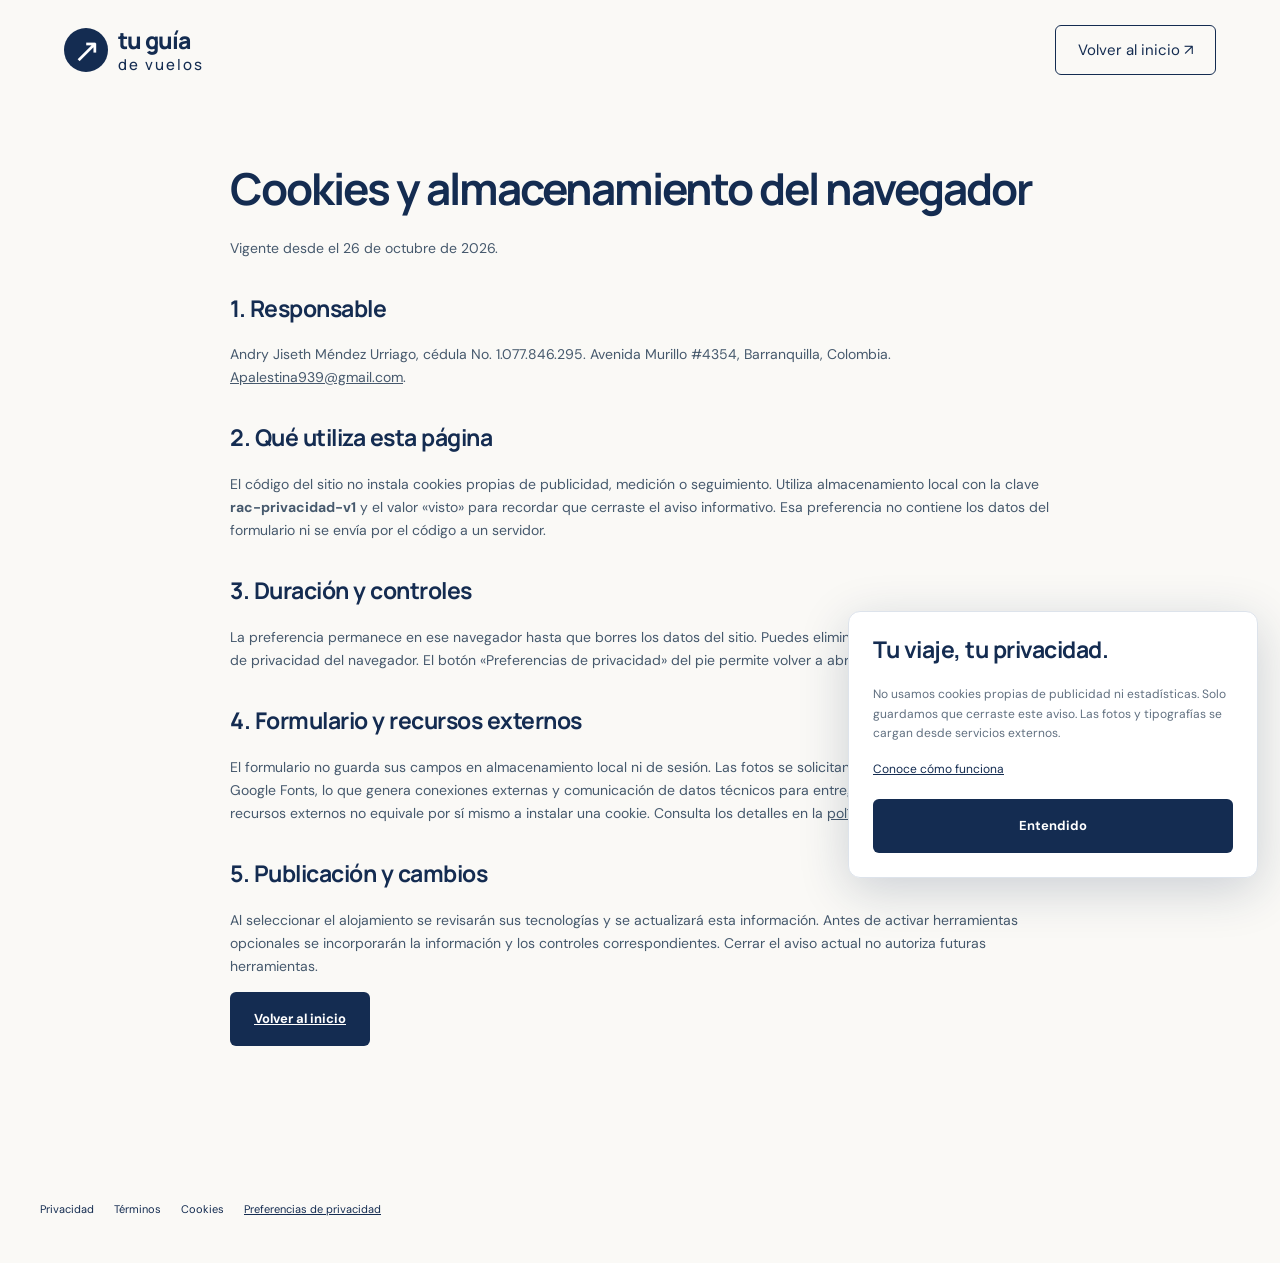
<file: cookies.html>
<!doctype html><html lang="es"><head><meta charset="utf-8"><meta name="viewport" content="width=device-width,initial-scale=1"><title>Información del sitio | Tu Guía de Vuelos</title><link rel="stylesheet" href="estilos.css"><script src="script.js" defer></script></head><body><header class="cabecera"><a class="marca" href="index.html"><b>↗</b><span>tu guía<small>de vuelos</small></span></a><a class="contorno" href="index.html">Volver al inicio ↗</a></header><main class="contenedor documento"><h1>Cookies y almacenamiento del navegador</h1><p>Vigente desde el 26 de octubre de 2026.</p>
<h2>1. Responsable</h2><p>Andry Jiseth Méndez Urriago, cédula No. 1.077.846.295. Avenida Murillo #4354, Barranquilla, Colombia. <a href="mailto:Apalestina939@gmail.com">Apalestina939@gmail.com</a>.</p>
<h2>2. Qué utiliza esta página</h2><p>El código del sitio no instala cookies propias de publicidad, medición o seguimiento. Utiliza almacenamiento local con la clave <strong>rac-privacidad-v1</strong> y el valor «visto» para recordar que cerraste el aviso informativo. Esa preferencia no contiene los datos del formulario ni se envía por el código a un servidor.</p>
<h2>3. Duración y controles</h2><p>La preferencia permanece en ese navegador hasta que borres los datos del sitio. Puedes eliminarlos desde la configuración de privacidad del navegador. El botón «Preferencias de privacidad» del pie permite volver a abrir el aviso.</p>
<h2>4. Formulario y recursos externos</h2><p>El formulario no guarda sus campos en almacenamiento local ni de sesión. Las fotos se solicitan a Unsplash y las fuentes a Google Fonts, lo que genera conexiones externas y comunicación de datos técnicos para entregar esos recursos. El uso de recursos externos no equivale por sí mismo a instalar una cookie. Consulta los detalles en la <a href="privacidad.html">política de privacidad</a>.</p>
<h2>5. Publicación y cambios</h2><p>Al seleccionar el alojamiento se revisarán sus tecnologías y se actualizará esta información. Antes de activar herramientas opcionales se incorporarán la información y los controles correspondientes. Cerrar el aviso actual no autoriza futuras herramientas.</p><p><a class="boton azul" href="index.html">Volver al inicio</a></p></main><footer class="contenedor"><div class="legales"><a href="privacidad.html">Privacidad</a><a href="terminos.html">Términos</a><a href="cookies.html">Cookies</a><button id="abrir-privacidad" type="button">Preferencias de privacidad</button></div></footer></body></html>
</file>
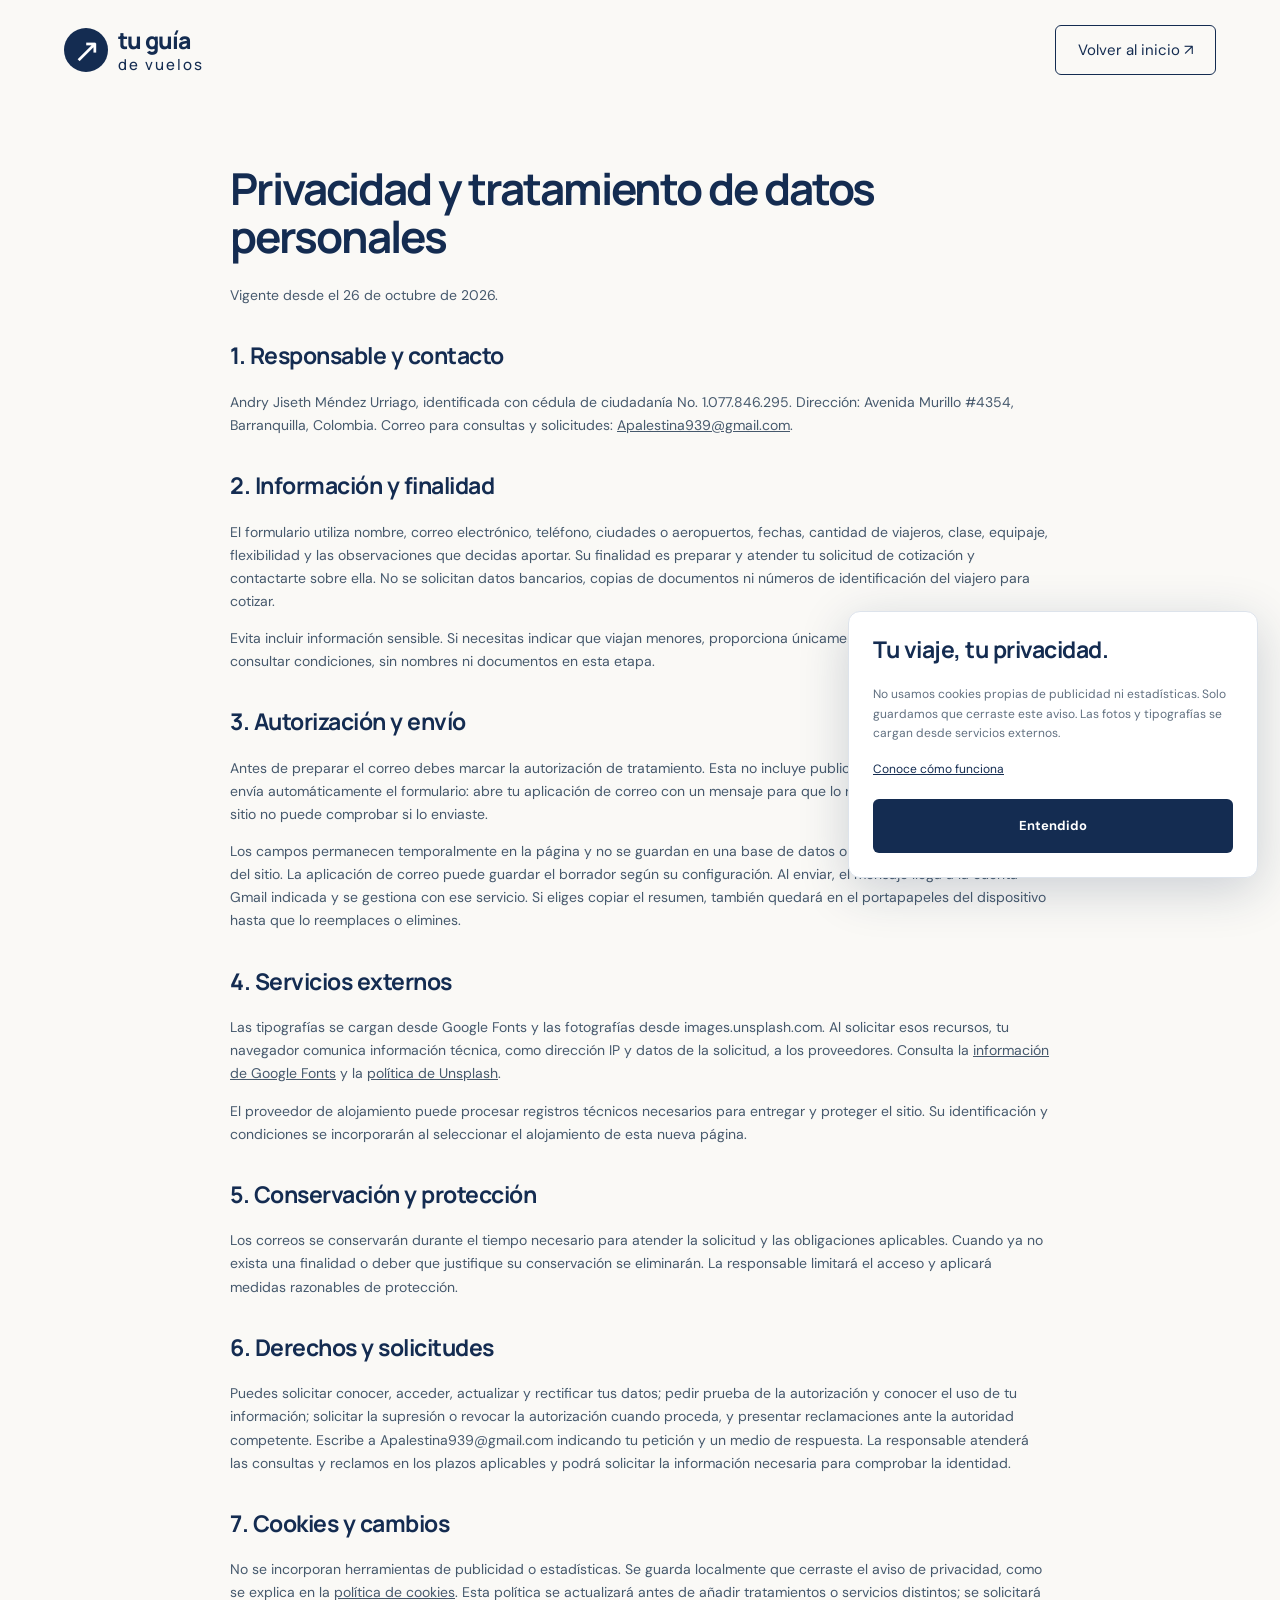
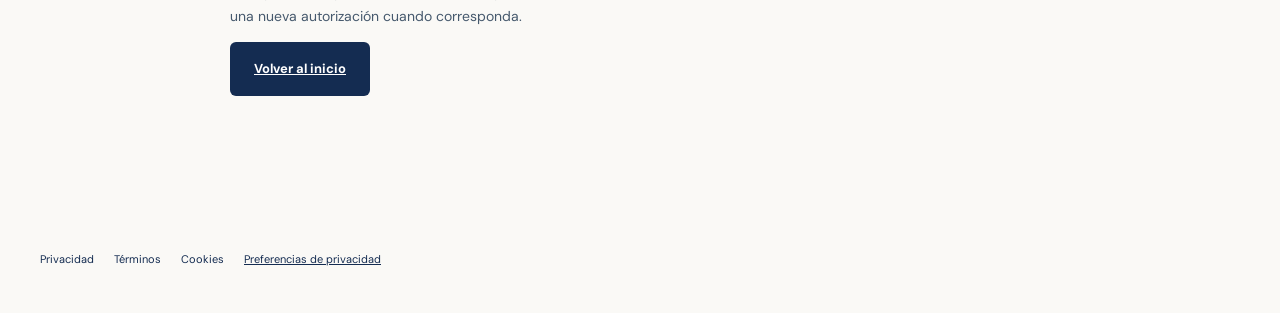
<file: privacidad.html>
<!doctype html><html lang="es"><head><meta charset="utf-8"><meta name="viewport" content="width=device-width,initial-scale=1"><title>Información del sitio | Tu Guía de Vuelos</title><link rel="stylesheet" href="estilos.css"><script src="script.js" defer></script></head><body><header class="cabecera"><a class="marca" href="index.html"><b>↗</b><span>tu guía<small>de vuelos</small></span></a><a class="contorno" href="index.html">Volver al inicio ↗</a></header><main class="contenedor documento"><h1>Privacidad y tratamiento de datos personales</h1><p>Vigente desde el 26 de octubre de 2026.</p>
<h2>1. Responsable y contacto</h2><p>Andry Jiseth Méndez Urriago, identificada con cédula de ciudadanía No. 1.077.846.295. Dirección: Avenida Murillo #4354, Barranquilla, Colombia. Correo para consultas y solicitudes: <a href="mailto:Apalestina939@gmail.com">Apalestina939@gmail.com</a>.</p>
<h2>2. Información y finalidad</h2><p>El formulario utiliza nombre, correo electrónico, teléfono, ciudades o aeropuertos, fechas, cantidad de viajeros, clase, equipaje, flexibilidad y las observaciones que decidas aportar. Su finalidad es preparar y atender tu solicitud de cotización y contactarte sobre ella. No se solicitan datos bancarios, copias de documentos ni números de identificación del viajero para cotizar.</p><p>Evita incluir información sensible. Si necesitas indicar que viajan menores, proporciona únicamente la edad necesaria para consultar condiciones, sin nombres ni documentos en esta etapa.</p>
<h2>3. Autorización y envío</h2><p>Antes de preparar el correo debes marcar la autorización de tratamiento. Esta no incluye publicidad. El código del sitio no envía automáticamente el formulario: abre tu aplicación de correo con un mensaje para que lo revises y decidas enviarlo. El sitio no puede comprobar si lo enviaste.</p><p>Los campos permanecen temporalmente en la página y no se guardan en una base de datos o almacenamiento persistente del sitio. La aplicación de correo puede guardar el borrador según su configuración. Al enviar, el mensaje llega a la cuenta Gmail indicada y se gestiona con ese servicio. Si eliges copiar el resumen, también quedará en el portapapeles del dispositivo hasta que lo reemplaces o elimines.</p>
<h2>4. Servicios externos</h2><p>Las tipografías se cargan desde Google Fonts y las fotografías desde images.unsplash.com. Al solicitar esos recursos, tu navegador comunica información técnica, como dirección IP y datos de la solicitud, a los proveedores. Consulta la <a href="https://developers.google.com/fonts/faq/privacy">información de Google Fonts</a> y la <a href="https://unsplash.com/privacy">política de Unsplash</a>.</p><p>El proveedor de alojamiento puede procesar registros técnicos necesarios para entregar y proteger el sitio. Su identificación y condiciones se incorporarán al seleccionar el alojamiento de esta nueva página.</p>
<h2>5. Conservación y protección</h2><p>Los correos se conservarán durante el tiempo necesario para atender la solicitud y las obligaciones aplicables. Cuando ya no exista una finalidad o deber que justifique su conservación se eliminarán. La responsable limitará el acceso y aplicará medidas razonables de protección.</p>
<h2>6. Derechos y solicitudes</h2><p>Puedes solicitar conocer, acceder, actualizar y rectificar tus datos; pedir prueba de la autorización y conocer el uso de tu información; solicitar la supresión o revocar la autorización cuando proceda, y presentar reclamaciones ante la autoridad competente. Escribe a Apalestina939@gmail.com indicando tu petición y un medio de respuesta. La responsable atenderá las consultas y reclamos en los plazos aplicables y podrá solicitar la información necesaria para comprobar la identidad.</p>
<h2>7. Cookies y cambios</h2><p>No se incorporan herramientas de publicidad o estadísticas. Se guarda localmente que cerraste el aviso de privacidad, como se explica en la <a href="cookies.html">política de cookies</a>. Esta política se actualizará antes de añadir tratamientos o servicios distintos; se solicitará una nueva autorización cuando corresponda.</p><p><a class="boton azul" href="index.html">Volver al inicio</a></p></main><footer class="contenedor"><div class="legales"><a href="privacidad.html">Privacidad</a><a href="terminos.html">Términos</a><a href="cookies.html">Cookies</a><button id="abrir-privacidad" type="button">Preferencias de privacidad</button></div></footer></body></html>
</file>
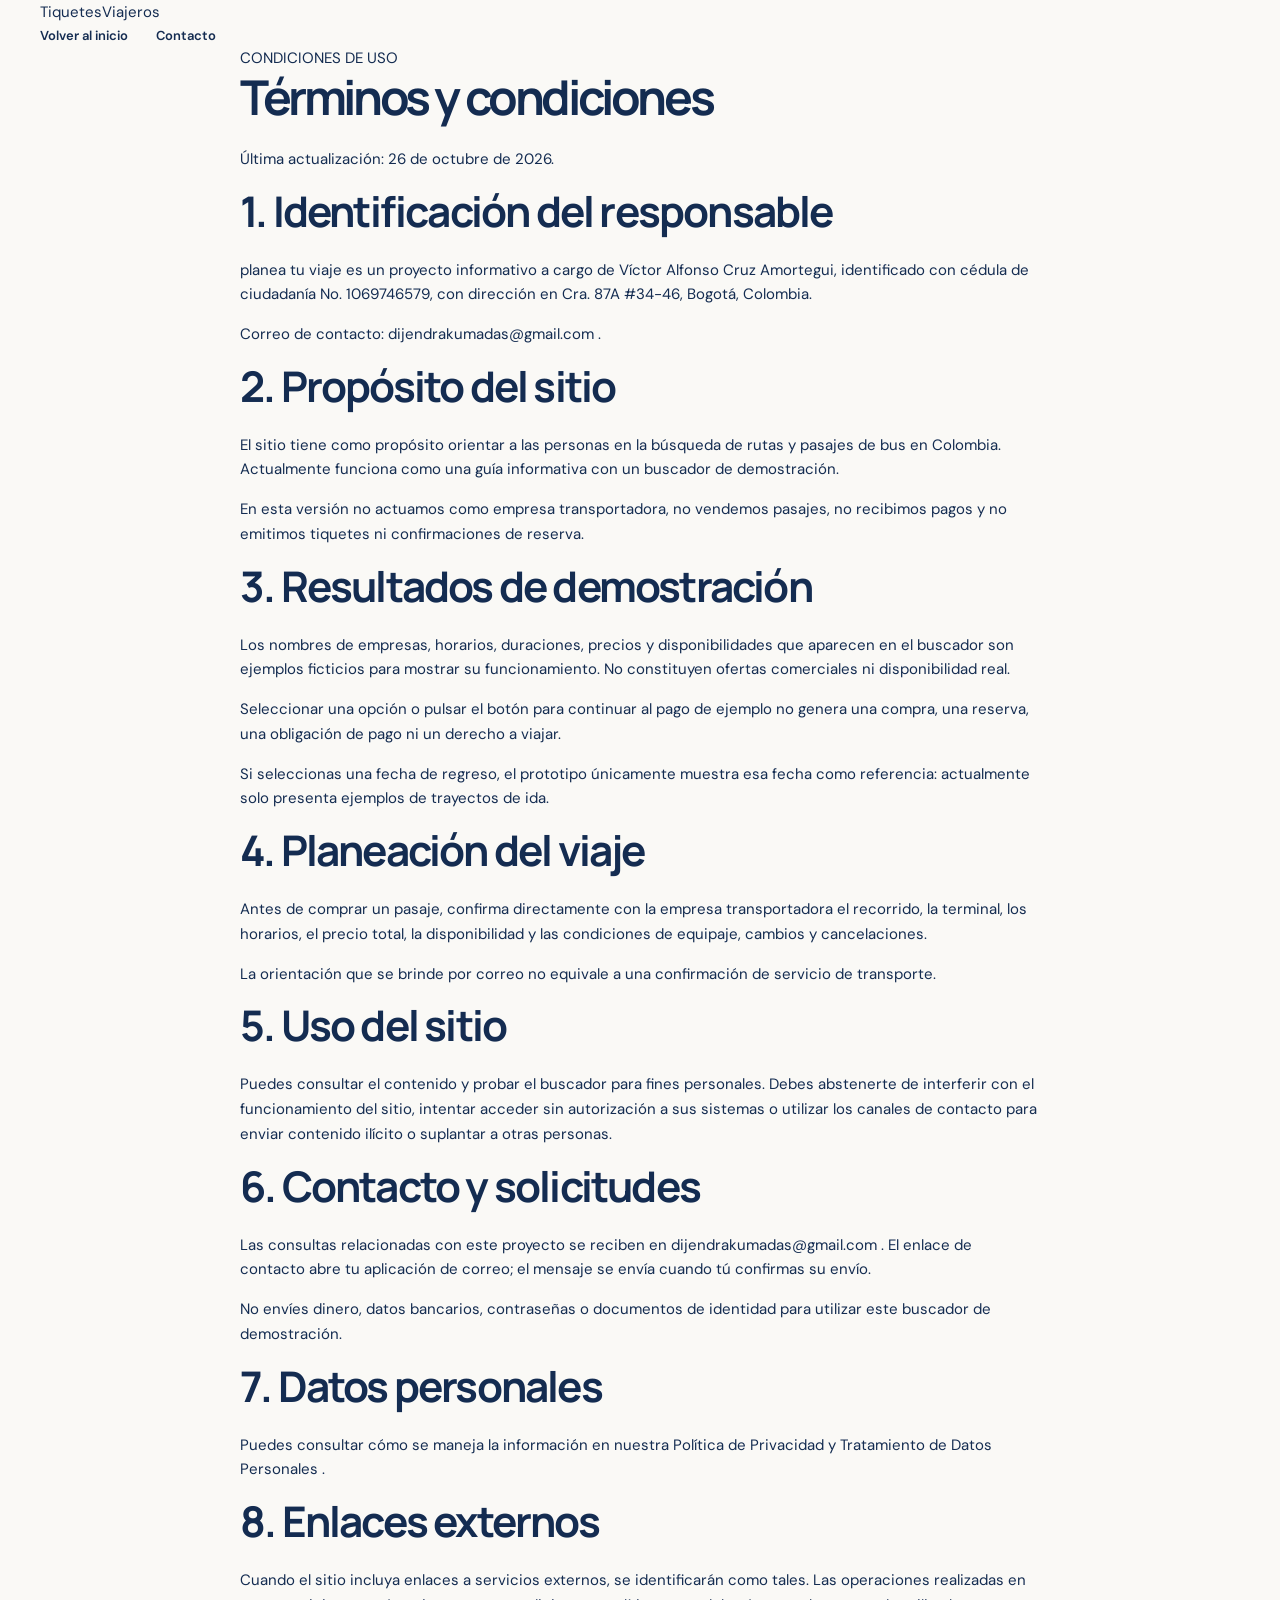
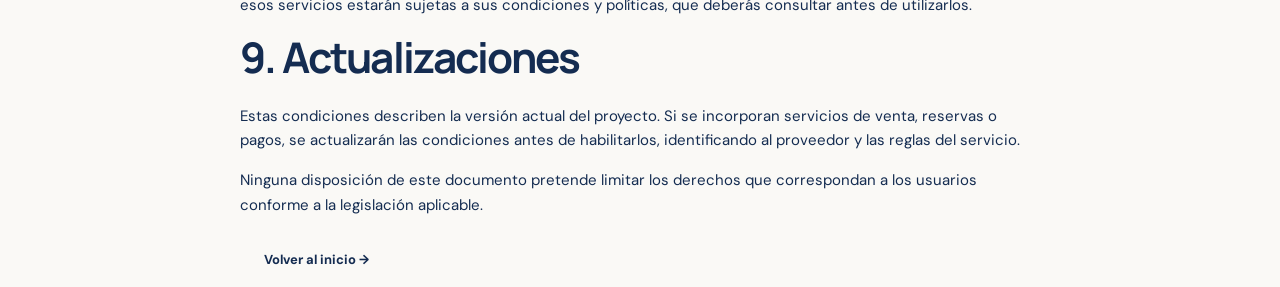
<file: terminos.htm>
<!DOCTYPE html>
<html lang="es">
<head>
  <meta charset="UTF-8">
  <meta name="viewport" content="width=device-width, initial-scale=1.0">
  <meta
    name="description"
    content="Condiciones de uso de la guía planea tu viaje."
  >
  <title>Términos y condiciones | planea tu viaje</title>
  <link rel="stylesheet" href="estilos.css">
</head>

<body>
  <header class="encabezado">
    <div class="contenedor navegacion">
      <a class="logo" href="index.html">
        Tiquetes<span>Viajeros</span>
      </a>

      <nav aria-label="Navegación principal">
        <a href="index.html">Volver al inicio</a>
        <a href="index.html#contacto">Contacto</a>
      </nav>
    </div>
  </header>

  <main class="seccion">
    <article class="contenedor" style="max-width: 800px;">
      <span class="etiqueta">CONDICIONES DE USO</span>

      <h1 style="font-size: clamp(32px, 6vw, 48px);">
        Términos y condiciones
      </h1>

      <p>Última actualización: 26 de octubre de 2026.</p>

      <h2>1. Identificación del responsable</h2>
      <p>
        planea tu viaje es un proyecto informativo a cargo de
        Víctor Alfonso Cruz Amortegui, identificado con cédula
        de ciudadanía No. 1069746579, con dirección en
        Cra. 87A #34-46, Bogotá, Colombia.
      </p>
      <p>
        Correo de contacto:
        <a href="mailto:dijendrakumadas@gmail.com">
          dijendrakumadas@gmail.com
        </a>.
      </p>

      <h2>2. Propósito del sitio</h2>
      <p>
        El sitio tiene como propósito orientar a las personas
        en la búsqueda de rutas y pasajes de bus en Colombia.
        Actualmente funciona como una guía informativa con
        un buscador de demostración.
      </p>
      <p>
        En esta versión no actuamos como empresa transportadora,
        no vendemos pasajes, no recibimos pagos y no emitimos
        tiquetes ni confirmaciones de reserva.
      </p>

      <h2>3. Resultados de demostración</h2>
      <p>
        Los nombres de empresas, horarios, duraciones, precios
        y disponibilidades que aparecen en el buscador son
        ejemplos ficticios para mostrar su funcionamiento.
        No constituyen ofertas comerciales ni disponibilidad real.
      </p>
      <p>
        Seleccionar una opción o pulsar el botón para continuar
        al pago de ejemplo no genera una compra, una reserva,
        una obligación de pago ni un derecho a viajar.
      </p>
      <p>
        Si seleccionas una fecha de regreso, el prototipo
        únicamente muestra esa fecha como referencia:
        actualmente solo presenta ejemplos de trayectos de ida.
      </p>

      <h2>4. Planeación del viaje</h2>
      <p>
        Antes de comprar un pasaje, confirma directamente con
        la empresa transportadora el recorrido, la terminal,
        los horarios, el precio total, la disponibilidad y
        las condiciones de equipaje, cambios y cancelaciones.
      </p>
      <p>
        La orientación que se brinde por correo no equivale
        a una confirmación de servicio de transporte.
      </p>

      <h2>5. Uso del sitio</h2>
      <p>
        Puedes consultar el contenido y probar el buscador
        para fines personales. Debes abstenerte de interferir
        con el funcionamiento del sitio, intentar acceder
        sin autorización a sus sistemas o utilizar los canales
        de contacto para enviar contenido ilícito o suplantar
        a otras personas.
      </p>

      <h2>6. Contacto y solicitudes</h2>
      <p>
        Las consultas relacionadas con este proyecto se reciben
        en
        <a href="mailto:dijendrakumadas@gmail.com">
          dijendrakumadas@gmail.com
        </a>.
        El enlace de contacto abre tu aplicación de correo;
        el mensaje se envía cuando tú confirmas su envío.
      </p>
      <p>
        No envíes dinero, datos bancarios, contraseñas o documentos
        de identidad para utilizar este buscador de demostración.
      </p>

      <h2>7. Datos personales</h2>
      <p>
        Puedes consultar cómo se maneja la información en nuestra
        <a href="privacidad.html">
          Política de Privacidad y Tratamiento de Datos Personales
        </a>.
      </p>

      <h2>8. Enlaces externos</h2>
      <p>
        Cuando el sitio incluya enlaces a servicios externos,
        se identificarán como tales. Las operaciones realizadas
        en esos servicios estarán sujetas a sus condiciones
        y políticas, que deberás consultar antes de utilizarlos.
      </p>

      <h2>9. Actualizaciones</h2>
      <p>
        Estas condiciones describen la versión actual del proyecto.
        Si se incorporan servicios de venta, reservas o pagos,
        se actualizarán las condiciones antes de habilitarlos,
        identificando al proveedor y las reglas del servicio.
      </p>
      <p>
        Ninguna disposición de este documento pretende limitar
        los derechos que correspondan a los usuarios conforme
        a la legislación aplicable.
      </p>

      <a class="boton boton-principal" href="index.html">
        Volver al inicio →
      </a>
    </article>
  </main>
</body>
</html>
</file>
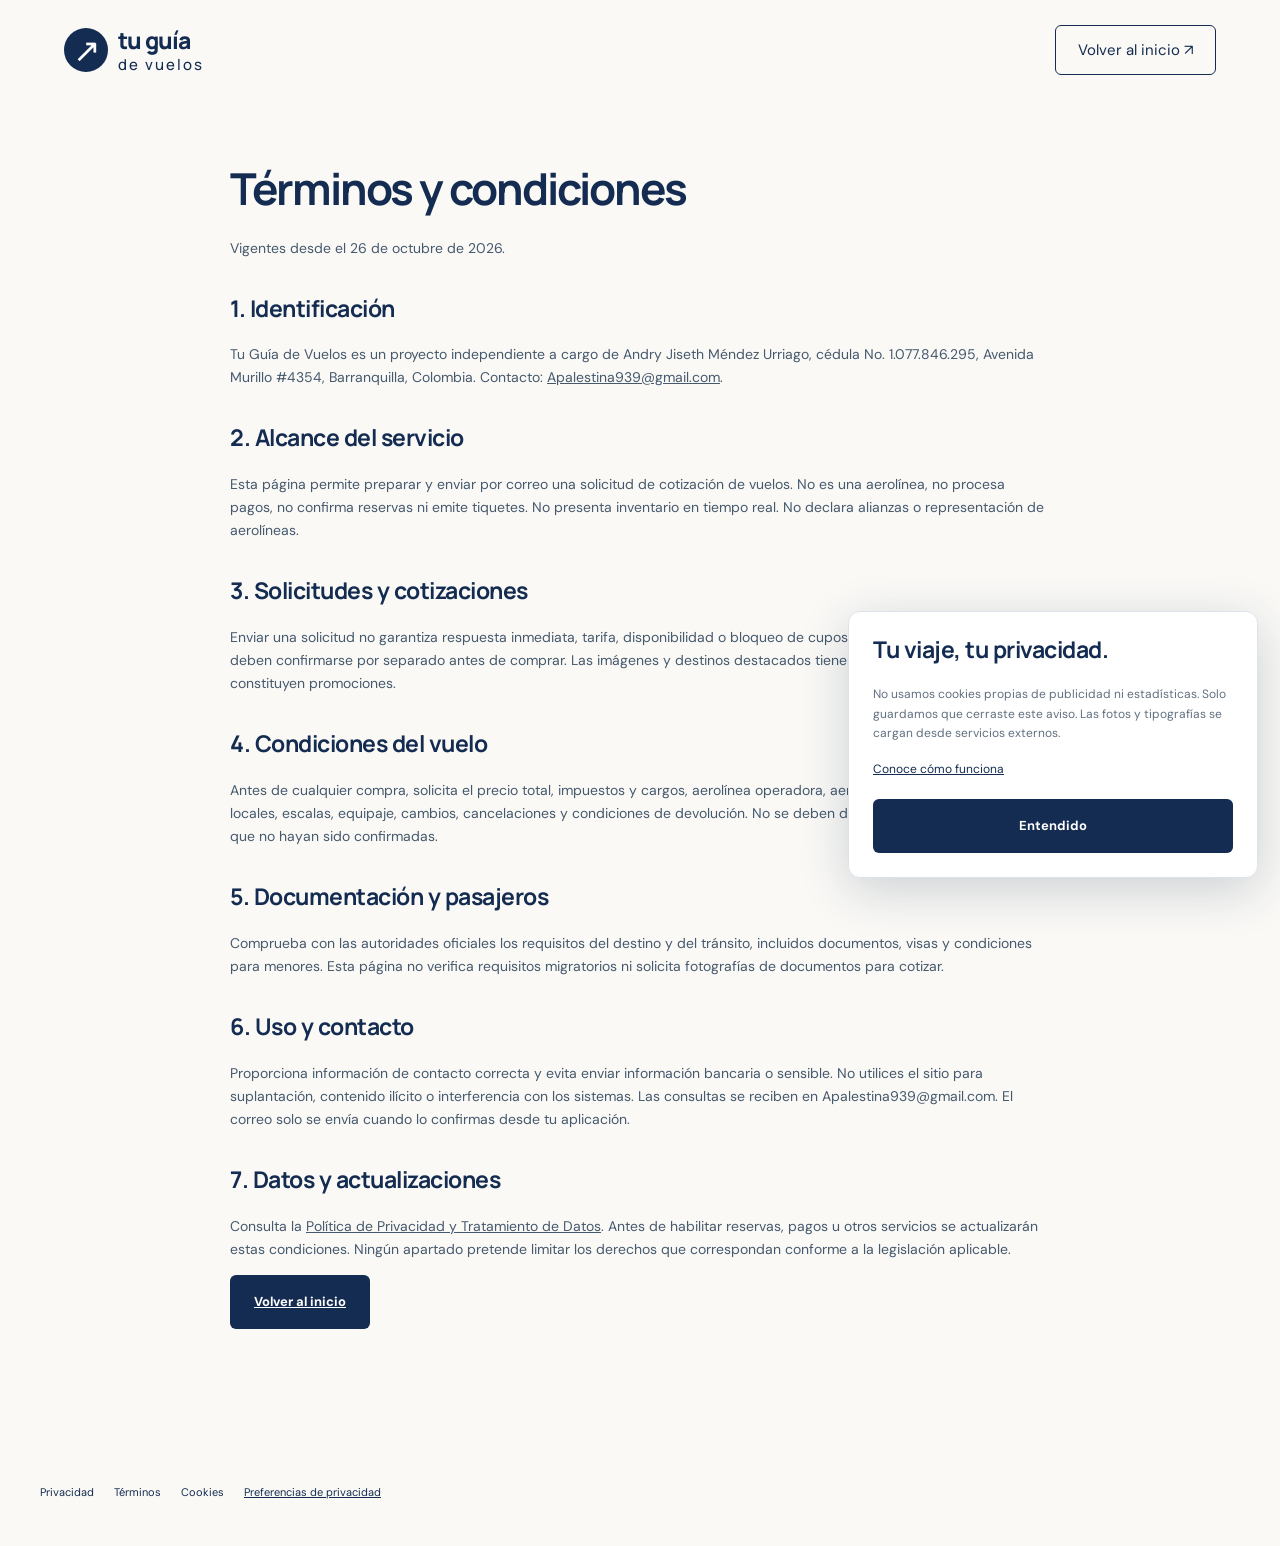
<file: terminos.html>
<!doctype html><html lang="es"><head><meta charset="utf-8"><meta name="viewport" content="width=device-width,initial-scale=1"><title>Información del sitio | Tu Guía de Vuelos</title><link rel="stylesheet" href="estilos.css"><script src="script.js" defer></script></head><body><header class="cabecera"><a class="marca" href="index.html"><b>↗</b><span>tu guía<small>de vuelos</small></span></a><a class="contorno" href="index.html">Volver al inicio ↗</a></header><main class="contenedor documento"><h1>Términos y condiciones</h1><p>Vigentes desde el 26 de octubre de 2026.</p>
<h2>1. Identificación</h2><p>Tu Guía de Vuelos es un proyecto independiente a cargo de Andry Jiseth Méndez Urriago, cédula No. 1.077.846.295, Avenida Murillo #4354, Barranquilla, Colombia. Contacto: <a href="mailto:Apalestina939@gmail.com">Apalestina939@gmail.com</a>.</p>
<h2>2. Alcance del servicio</h2><p>Esta página permite preparar y enviar por correo una solicitud de cotización de vuelos. No es una aerolínea, no procesa pagos, no confirma reservas ni emite tiquetes. No presenta inventario en tiempo real. No declara alianzas o representación de aerolíneas.</p>
<h2>3. Solicitudes y cotizaciones</h2><p>Enviar una solicitud no garantiza respuesta inmediata, tarifa, disponibilidad o bloqueo de cupos. Las opciones y condiciones deben confirmarse por separado antes de comprar. Las imágenes y destinos destacados tienen finalidad ilustrativa; no constituyen promociones.</p>
<h2>4. Condiciones del vuelo</h2><p>Antes de cualquier compra, solicita el precio total, impuestos y cargos, aerolínea operadora, aeropuertos, fechas, horarios locales, escalas, equipaje, cambios, cancelaciones y condiciones de devolución. No se deben dar por incluidas prestaciones que no hayan sido confirmadas.</p>
<h2>5. Documentación y pasajeros</h2><p>Comprueba con las autoridades oficiales los requisitos del destino y del tránsito, incluidos documentos, visas y condiciones para menores. Esta página no verifica requisitos migratorios ni solicita fotografías de documentos para cotizar.</p>
<h2>6. Uso y contacto</h2><p>Proporciona información de contacto correcta y evita enviar información bancaria o sensible. No utilices el sitio para suplantación, contenido ilícito o interferencia con los sistemas. Las consultas se reciben en Apalestina939@gmail.com. El correo solo se envía cuando lo confirmas desde tu aplicación.</p>
<h2>7. Datos y actualizaciones</h2><p>Consulta la <a href="privacidad.html">Política de Privacidad y Tratamiento de Datos</a>. Antes de habilitar reservas, pagos u otros servicios se actualizarán estas condiciones. Ningún apartado pretende limitar los derechos que correspondan conforme a la legislación aplicable.</p><p><a class="boton azul" href="index.html">Volver al inicio</a></p></main><footer class="contenedor"><div class="legales"><a href="privacidad.html">Privacidad</a><a href="terminos.html">Términos</a><a href="cookies.html">Cookies</a><button id="abrir-privacidad" type="button">Preferencias de privacidad</button></div></footer></body></html>
</file>
<file: estilos.css>
@import url('https://fonts.googleapis.com/css2?family=DM+Sans:wght@400;500;600;700&family=Manrope:wght@400;500;600;700;800&display=swap');
:root{--azul:#142c51;--coral:#ff806b;--papel:#faf9f6;--gris:#617080;--borde:#dde3eb}*{box-sizing:border-box}html{scroll-behavior:smooth;scroll-padding-top:28px}body{margin:0;color:var(--azul);background:var(--papel);font:15px/1.65 'DM Sans',sans-serif}h1,h2,h3,.marca{font-family:Manrope,sans-serif}h1,h2,h3,p{margin-top:0}a{color:inherit;text-decoration:none}button,input,select,textarea{font:inherit}button{cursor:pointer}:focus-visible{outline:3px solid #c95336;outline-offset:4px}img{display:block;width:100%;height:100%;object-fit:cover}[hidden]{display:none!important}.contenedor{width:min(1220px,calc(100% - 80px));margin-inline:auto}.cabecera{min-height:100px;display:flex;justify-content:space-between;align-items:center;gap:30px;padding:20px 5%}.marca{display:flex;align-items:center;gap:10px;font-size:23px;font-weight:800;letter-spacing:-1px;line-height:1.05}.marca small{display:block;font-size:15px;font-weight:500;letter-spacing:2px;margin-top:5px}.marca>b{display:grid;place-items:center;width:44px;height:44px;background:var(--azul);color:white;border-radius:50%;font-size:33px;font-weight:400}nav{display:flex;align-items:center;gap:28px;font-size:13px;font-weight:600}nav a:hover{text-decoration:underline;text-underline-offset:6px}.contorno{border:1px solid var(--azul);padding:12px 22px;border-radius:6px}#menu-toggle{display:none}.hero{position:relative;min-height:660px;color:white;overflow:hidden;background:#466379}.hero>img,.sombra{position:absolute;inset:0}.sombra{background:linear-gradient(90deg,#071d39d9 0%,#10274688 52%,#1027460a),linear-gradient(0deg,#0a254780,transparent 60%)}.hero-texto{position:relative;padding:95px max(40px,calc((100% - 1220px)/2)) 125px}.ceja{display:block;font-size:10px;font-weight:800;letter-spacing:2px;margin-bottom:22px}.hero .ceja{color:#ffe4da}h1{font-size:clamp(45px,5.2vw,75px);line-height:1.08;letter-spacing:-3.4px;margin-bottom:24px}h1 em,h2 em{font-family:Georgia,serif;font-weight:400}h1 em{color:#ffc8ae}.hero p{font-size:16px;line-height:1.8;color:#edf3f8;margin-bottom:32px}.boton{display:inline-flex;align-items:center;justify-content:center;gap:22px;padding:16px 24px;min-height:54px;border:0;border-radius:6px;font-size:13px;font-weight:700;transition:filter .2s,transform .2s}.boton:hover{filter:brightness(.95);transform:translateY(-2px)}.coral{background:var(--coral);color:#142c51}.azul{background:var(--azul);color:white}.secundario{background:#dce5f0;color:var(--azul)}.hero-pie{position:absolute;bottom:65px;left:5%;right:5%;display:flex;justify-content:space-between;font-size:10px;letter-spacing:1.5px}.busqueda{position:relative;margin-top:-38px;background:white;padding:30px;border-radius:12px;box-shadow:0 16px 50px #142c5110}.barra{display:flex;justify-content:space-between;align-items:center;gap:15px}.barra h2{font-size:21px;letter-spacing:-.6px;margin:0}.barra>span{font-size:10px;color:var(--gris)}fieldset{border:0;margin:23px 0 20px;padding:0;display:flex;gap:24px}fieldset label{display:flex;align-items:center;gap:7px;font-size:12px}fieldset input{accent-color:var(--azul)}.campos-ruta{display:grid;grid-template-columns:1.2fr 28px 1.2fr 1fr 1fr .6fr auto;gap:12px;align-items:end}label{display:block;font-size:11px;font-weight:700}input:not([type=radio]):not([type=checkbox]),select,textarea{display:block;width:100%;min-width:0;padding:12px 10px;border:1px solid var(--borde);border-radius:5px;background:#fff;color:var(--azul);margin-top:8px;font-size:13px;min-height:48px}textarea{resize:vertical}#intercambiar{border:0;background:none;color:var(--azul);font-size:24px;height:48px}.campos-ruta .boton{min-height:48px;padding:12px 18px}.nota{font-size:11px;color:var(--gris);margin:16px 0 0}.oculto{position:absolute;width:1px;height:1px;padding:0;overflow:hidden;clip:rect(0,0,0,0);white-space:nowrap;border:0}h2{font-size:clamp(32px,3.3vw,47px);line-height:1.16;letter-spacing:-1.8px;margin-bottom:22px}.destinos{padding-top:105px;padding-bottom:95px}.titulo-fila{display:flex;justify-content:space-between;align-items:end;gap:30px;margin-bottom:30px}.titulo-fila h2{margin-bottom:0}.titulo-fila>p{font-size:13px;color:var(--gris);margin-bottom:4px}.destinos-grid{display:grid;grid-template-columns:1.35fr 1fr 1fr;gap:20px}.destino{position:relative;min-height:365px;overflow:hidden;border-radius:8px;color:white;background:#8da6b1}.destino img{position:absolute;inset:0;transition:transform .5s}.destino:hover img{transform:scale(1.05)}.velo{position:absolute;inset:0;background:linear-gradient(0deg,#071d39ed,transparent 90%)}.destino>div{position:absolute;bottom:30px;left:25px;right:25px}.destino small{font-size:8px;letter-spacing:2px}.destino h3{font-size:23px;letter-spacing:-.8px;margin:8px 0}.destino>div>span{font-size:12px;color:#edf3f8}.proceso{background:#eaf0f6;padding:85px 0}.dos-columnas{display:grid;grid-template-columns:1fr 1fr;gap:100px;align-items:center}.proceso p{color:var(--gris);font-size:14px}.subrayado{font-size:13px;font-weight:700;border-bottom:1px solid;padding-bottom:5px}.proceso ol{list-style:none;margin:0;padding:0}.proceso li{display:flex;gap:25px;padding:25px 0;border-top:1px solid #142c5129}.proceso li:first-child{padding-top:0;border:0}.proceso li>b{font-size:12px;color:#a94632}.proceso h3{font-size:19px;margin-bottom:8px;letter-spacing:-.5px}.proceso li p{font-size:13px;margin:0}.nosotros{padding-block:105px}.foto-editorial{height:480px;position:relative;border-radius:8px;overflow:hidden;background:#7894a5}.foto-editorial span{position:absolute;left:25px;bottom:25px;color:white;font-size:10px;letter-spacing:2px;background:#142c51c9;padding:8px 12px}.nosotros>div>p{font-size:14px;color:var(--gris)}.sello{display:flex;align-items:center;gap:18px;margin-top:30px;font-size:40px;color:#b84c38}.sello>span{font-size:12px;color:var(--azul)}.preguntas{padding-bottom:95px;align-items:start}details{padding:20px 0;border-bottom:1px solid var(--borde)}details:first-child{border-top:1px solid var(--borde)}summary{font-weight:700;font-size:14px;cursor:pointer}details p{margin:15px 0 0;color:var(--gris);font-size:13px}.cierre{background:var(--azul);color:white;padding:75px 0;text-align:center}.cierre .ceja{color:#f7c9ba}.cierre h2{font-size:clamp(36px,4.6vw,60px);margin-bottom:30px}.contacto-mail{margin:28px 0 8px;font-size:15px;overflow-wrap:anywhere}.direccion{font-size:11px;color:#d1deed}footer{padding-block:45px}.footer-arriba{display:flex;justify-content:space-between;align-items:center;gap:25px}.footer-arriba p,.footer-arriba>a:last-child{font-size:12px;color:var(--gris);margin:0}.footer-abajo{border-top:1px solid var(--borde);margin-top:25px;padding-top:20px;display:flex;justify-content:space-between;gap:18px;font-size:10px;color:var(--gris)}.legales{display:flex;flex-wrap:wrap;gap:20px;margin-top:30px;font-size:11px}.legales button{border:0;background:transparent;padding:0;color:inherit;font-size:inherit;text-decoration:underline}.solicitud{padding:40px;background:#eaf0f6;margin-top:35px;border-radius:12px;display:grid;grid-template-columns:.8fr 1.2fr;gap:40px}.solicitud>div>p{font-size:13px}.solicitud h2{font-size:32px}.datos-grid{display:grid;grid-template-columns:1fr 1fr;gap:18px;margin-bottom:18px}.solicitud .boton{margin-top:20px}.recuadro{background:#fff;padding:18px;border-left:3px solid var(--coral)}.consentimiento{display:flex;gap:12px;margin-top:20px;font-size:11px;font-weight:400}.consentimiento input{flex-shrink:0;width:18px;height:18px;accent-color:var(--azul)}.consentimiento a{text-decoration:underline}pre{white-space:pre-wrap;overflow-wrap:anywhere;font:12px/1.8 'DM Sans',sans-serif}#estado,#error{font-size:12px;color:#813d31}.aviso-privacidad{position:fixed;right:22px;bottom:22px;z-index:20;width:min(410px,calc(100% - 32px));padding:24px;background:white;border:1px solid var(--borde);border-radius:12px;box-shadow:0 12px 50px #142c5133;max-height:85dvh;overflow:auto}.aviso-privacidad h2{font-size:23px;letter-spacing:-.5px}.aviso-privacidad p{font-size:12px;color:var(--gris)}.aviso-privacidad a{font-size:12px;text-decoration:underline}.aviso-privacidad .boton{display:flex;width:100%;margin-top:18px}.documento{max-width:820px;padding-block:65px}.documento h1{font-size:44px;letter-spacing:-2px}.documento h2{font-size:23px;letter-spacing:-.5px;margin-top:35px}.documento a{text-decoration:underline}.documento p,.documento li{color:#46596d;font-size:14px}
@media(max-width:1100px){.campos-ruta{grid-template-columns:1fr 28px 1fr 1fr}.campos-ruta .boton{width:100%}.dos-columnas{gap:50px}.destino h3{font-size:20px}nav{gap:18px}}
@media(max-width:750px){.contenedor{width:calc(100% - 36px)}.cabecera{min-height:82px;padding:18px;flex-wrap:wrap;gap:18px}.marca{font-size:21px}.marca small{font-size:12px}#menu-toggle{display:block;background:transparent;border:1px solid var(--borde);border-radius:6px;padding:9px 12px;color:var(--azul);font-size:12px}nav{display:none;width:100%;flex-direction:column;align-items:stretch;gap:8px}nav.abierto{display:flex}nav a{padding:10px}.hero{min-height:570px}.hero-texto{padding:65px 24px 120px}.sombra{background:linear-gradient(90deg,#071d39d9,#10274677)}h1{font-size:47px;letter-spacing:-2px}.hero p{font-size:14px}.hero p br{display:none}.ceja{font-size:9px;letter-spacing:1.5px}.hero-pie{bottom:65px;font-size:8px}.hero-pie span:last-child{display:none}.busqueda{padding:24px 18px;margin-top:-35px}.barra{align-items:start;flex-direction:column;gap:5px}.barra h2{font-size:20px}.campos-ruta{grid-template-columns:minmax(0,1fr) minmax(0,1fr);gap:18px 12px}#intercambiar{display:none}.campos-ruta .boton{grid-column:1/-1}.campos-ruta input{font-size:16px}.titulo-fila{display:block}.titulo-fila>p{margin-top:20px}.destinos{padding-block:65px}.destinos-grid{grid-template-columns:1fr 1fr;gap:14px}.destino.grande{grid-column:1/-1;min-height:330px}.destino{min-height:280px}.destino>div{left:16px;right:12px;bottom:20px}.destino h3{font-size:19px}.destino small{font-size:7px;letter-spacing:1px}.proceso{padding:60px 0}.dos-columnas{grid-template-columns:1fr;gap:35px}.nosotros{padding-block:65px}.foto-editorial{height:350px}.nosotros h2 br{display:none}.preguntas{padding-bottom:65px}.cierre{padding:60px 0}.footer-arriba,.footer-abajo{flex-direction:column;align-items:start}.solicitud{padding:24px 18px;grid-template-columns:1fr;gap:20px}.datos-grid{grid-template-columns:1fr}.solicitud input,.solicitud select,.solicitud textarea{font-size:16px}.documento h1{font-size:36px}}
@media(prefers-reduced-motion:reduce){html{scroll-behavior:auto}*,*::before,*::after{transition:none!important}}
.responsable{display:flex;align-items:center;gap:18px;margin:30px 0 0;padding-top:24px;border-top:1px solid var(--borde)}.retrato{width:110px;height:130px;flex-shrink:0;border:1px dashed #71859c;border-radius:10px;overflow:hidden;background:#eaf0f6;display:grid;place-items:center}.foto-pendiente{font-size:10px;text-align:center;padding:8px;color:#52667d}.foto-pendiente>span{display:block;font-size:26px}.responsable figcaption{font-size:12px}.responsable figcaption>span{display:block;font-size:11px;color:var(--gris);margin-top:5px}
.datos-responsable{margin-top:30px;padding-top:24px;border-top:1px solid var(--borde);font-size:12px;color:var(--gris)}.datos-responsable p{margin:0 0 10px}.datos-responsable a{text-decoration:underline}
@media(min-width:751px) and (max-width:1000px){.cabecera{flex-wrap:wrap}nav{width:100%;justify-content:space-between}}
.marca > .logo-avion {
  width: 48px;
  height: 48px;
  flex-shrink: 0;
  background: var(--azul);
  color: #ffc8ae;
  border-radius: 50%;
}

.logo-avion svg {
  display: block;
}
</file>
